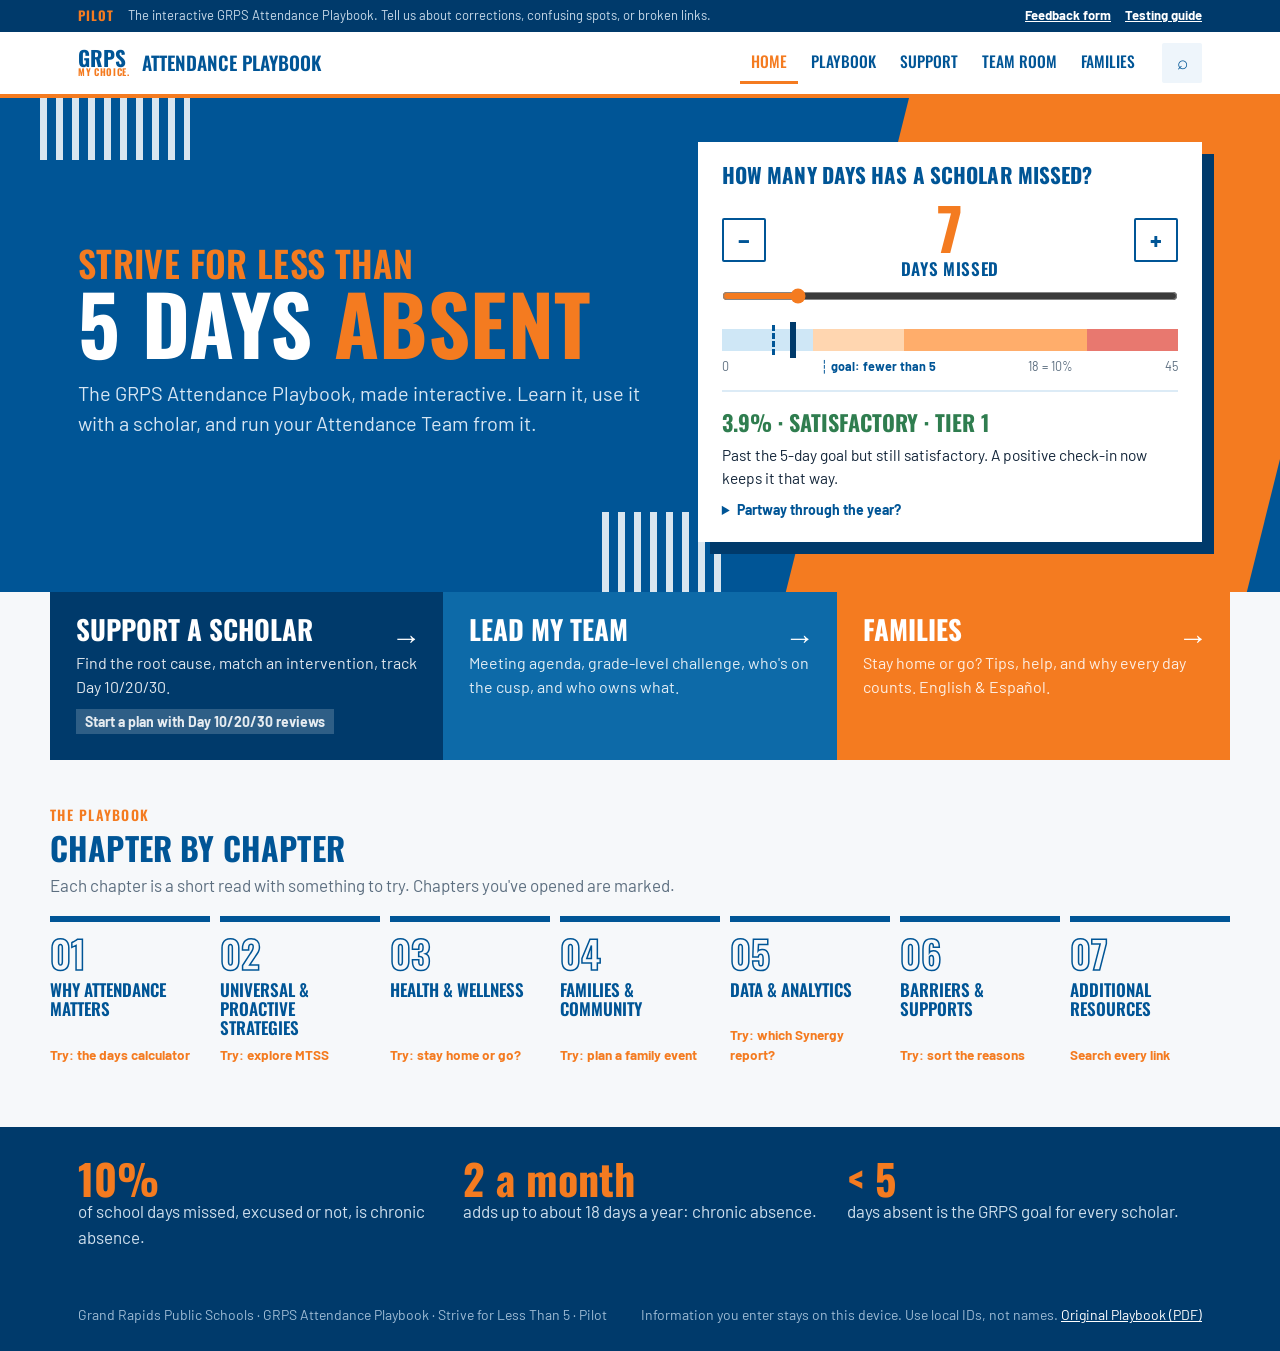
<file: index.html>
<!doctype html>
<html lang="en">
<head>
<meta charset="utf-8">
<meta name="viewport" content="width=device-width, initial-scale=1, viewport-fit=cover">
<title>GRPS Attendance Playbook | Strive for Less Than 5</title>
<meta name="description" content="The GRPS Attendance Playbook, made interactive: learn it chapter by chapter, support a scholar with a matched plan and Day 10/20/30 reviews, run your Attendance Team, and help families.">
<link rel="icon" href="favicon.png">
<link rel="preload" href="fonts/oswald-latin-700-normal.woff2" as="font" type="font/woff2" crossorigin>
<link rel="stylesheet" href="css/app.css">
</head>
<body>
<a class="skip" href="#main">Skip to content</a>
<div class="pilot no-print" role="note"><strong>PILOT</strong><span>The interactive GRPS Attendance Playbook. Tell us about corrections, confusing spots, or broken links.</span><a href="tools/Pilot_Feedback_Form.csv">Feedback form</a><a href="tools/Pilot_Testing_Guide.md">Testing guide</a></div>

<header class="top">
  <div class="top-in">
    <a class="brand" href="#home" aria-label="GRPS Attendance Playbook home"><span class="brand-mark">GRPS<small>MY CHOICE.</small></span><span class="brand-name">Attendance Playbook</span></a>
    <nav class="tabs" aria-label="Main">
      <a href="#home" data-tab="home"><span class="ico" aria-hidden="true">⌂</span>Home</a>
      <a href="#ch/1" data-tab="ch"><span class="ico" aria-hidden="true">▤</span>Playbook</a>
      <a href="#support" data-tab="support"><span class="ico" aria-hidden="true">✚</span>Support <span class="badge" id="dueBadge" hidden></span></a>
      <a href="#team" data-tab="team"><span class="ico" aria-hidden="true">✦</span>Team Room</a>
      <a href="#families" data-tab="families"><span class="ico" aria-hidden="true">♥</span>Families</a>
    </nav>
    <a class="icon-btn" href="#library" aria-label="Search the Playbook" title="Search">⌕</a>
  </div>
</header>

<main id="main" tabindex="-1">

<!-- HOME -->
<section class="view" id="view-home" aria-labelledby="homeTitle">
  <div class="hero">
    <div class="st1 stripes"></div><div class="st2 stripes"></div>
    <div class="wrap">
      <div>
        <h1 id="homeTitle"><small>Strive for less than</small>5 days <em>absent</em></h1>
        <p class="lead">The GRPS Attendance Playbook, made interactive. Learn it, use it with a scholar, and run your Attendance Team from it.</p>
      </div>
      <div class="counter" id="counter">
        <h2>How many days has a scholar missed?</h2>
        <div class="ctl"><button class="step" type="button" data-cstep="-1" aria-label="One fewer day">−</button><div class="num" aria-live="polite"><b id="cNum">7</b><span id="cUnit">days missed</span></div><button class="step" type="button" data-cstep="1" aria-label="One more day">+</button></div>
        <input type="range" id="cRange" min="0" max="45" value="7" aria-label="Days missed">
        <div class="track" id="cTrack" aria-hidden="true"></div>
        <div class="track-lab" id="cLab"></div>
        <div class="res" id="cRes" aria-live="polite"></div>
        <details><summary>Partway through the year?</summary><div class="enr"><label for="cEnr">School days so far</label><input class="input" id="cEnr" type="number" min="1" max="200" value="180"></div><p class="hint">Use the days the scholar has been enrolled. 180 = a full school year.</p></details>
      </div>
    </div>
  </div>
  <div class="wrap" style="padding:0"><div class="doors">
    <a class="door" href="#support"><b>Support a scholar</b><span>Find the root cause, match an intervention, track Day 10/20/30.</span><span class="cnt" id="doorPlans"></span></a>
    <a class="door" href="#team"><b>Lead my team</b><span>Meeting agenda, grade-level challenge, who's on the cusp, and who owns what.</span></a>
    <a class="door" href="#families"><b>Families</b><span>Stay home or go? Tips, help, and why every day counts. English &amp; Español.</span></a>
  </div></div>
  <div class="wrap home-ch">
    <p class="eyebrow">The Playbook</p>
    <h2>Chapter by chapter</h2>
    <p class="muted">Each chapter is a short read with something to try. Chapters you've opened are marked.</p>
    <div class="spine" id="spine"></div>
  </div>
  <div class="home-strip"><div class="wrap">
    <div><b>10%</b><span>of school days missed, excused or not, is chronic absence.</span></div>
    <div><b>2 a month</b><span>adds up to about 18 days a year: chronic absence.</span></div>
    <div><b>&lt; 5</b><span>days absent is the GRPS goal for every scholar.</span></div>
  </div></div>
</section>

<!-- CHAPTER -->
<section class="view" id="view-ch" aria-label="Playbook chapter">
  <div class="band" id="chBand"></div>
  <div class="wrap"><nav class="ch-nav" id="chNav" aria-label="Chapters"></nav>
    <div class="ch-layout"><nav class="toc" id="chToc" aria-label="In this chapter"></nav><div id="chBody"></div></div>
  </div>
</section>

<!-- SUPPORT: guided flow -->
<section class="view" id="view-support" aria-labelledby="supportTitle">
  <div class="band"><div class="stripes"></div><div class="wrap"><p class="eyebrow">Support a scholar</p><h1 id="supportTitle">Match the support to the reason</h1><p class="lead">One step at a time, ending in a matched plan you can save with Day 10/20/30 reviews.</p></div></div>
  <div class="wrap page">
    <nav class="sub-tabs"><a href="#support" aria-current="page">Guided support</a><a href="#cases">My plans</a><a href="#practice">Practice cases</a></nav>
    <div class="stepper" id="stepper" role="list"></div>
    <div class="flow">
      <div class="step-card" id="stepHost" tabindex="-1"></div>
      <aside class="summary-card" aria-label="Plan so far"><h3>So far</h3><dl id="flowSummary"></dl><p class="hint" style="margin-top:14px">Use a local ID or initials. Never enter scholar names.</p></aside>
    </div>
  </div>
</section>

<!-- PLANS (cases) -->
<section class="view" id="view-cases" aria-labelledby="casesTitle">
  <div class="band"><div class="stripes"></div><div class="wrap"><p class="eyebrow">Support a scholar</p><h1 id="casesTitle">My plans &amp; reviews</h1><p class="lead">Every active plan and its next Day 10/20/30 checkpoint. Saved on this device only.</p></div></div>
  <div class="wrap page">
    <nav class="sub-tabs"><a href="#support">Guided support</a><a href="#cases" aria-current="page">My plans</a><a href="#practice">Practice cases</a></nav>
    <div id="casesList">
      <div class="row no-print" style="margin:0 0 14px">
        <select class="input" id="caseFilter" style="max-width:220px" aria-label="Show plans"><option value="active">Active plans</option><option value="due">Due or overdue</option><option value="closed">Closed plans</option><option value="all">All plans</option></select>
        <input class="input" id="caseSearch" style="max-width:260px" placeholder="Search ID, need, owner" aria-label="Search plans">
        <a class="btn orange" href="#support" style="margin-left:auto">+ New plan</a>
      </div>
      <div id="caseRows"></div>
      <details class="drawer no-print" style="margin-top:22px"><summary>Move plans to another device</summary><div>
        <p class="muted small">Plans are saved only in this browser. Export a file and import it on another device. Exports contain only what you entered (local IDs, not names).</p>
        <div class="row"><button class="btn secondary small" id="exportJson" type="button">Export plans (file)</button><button class="btn secondary small" id="exportCsv" type="button">Export spreadsheet (CSV)</button>
        <label class="btn secondary small" for="importJson">Import plans</label><input id="importJson" type="file" accept=".json,application/json" class="sr"></div>
      </div></details>
    </div>
    <div id="caseDetail" hidden></div>
  </div>
</section>

<!-- PRACTICE -->
<section class="view" id="view-practice" aria-labelledby="pracTitle">
  <div class="band"><div class="stripes"></div><div class="wrap"><p class="eyebrow">Support a scholar</p><h1 id="pracTitle">Practice cases</h1><p class="lead">Make the call, then compare with the suggested team response.</p></div></div>
  <div class="wrap page">
    <nav class="sub-tabs"><a href="#support">Guided support</a><a href="#cases">My plans</a><a href="#practice" aria-current="page">Practice cases</a></nav>
    <div id="scenarioCards" style="border-top:2px solid var(--line)"></div>
    <div id="scenarioResult" tabindex="-1"></div>
    <div class="section"><h2>Action or intervention?</h2><p class="muted">An <b>action</b> is something staff did, like a call, letter or referral. An <b>intervention</b> is designed to change the reason for absence, and it is monitored.</p><div class="tbl" id="actionPairs"></div></div>
  </div>
</section>

<!-- TEAM ROOM -->
<section class="view" id="view-team" aria-labelledby="teamTitle">
  <div class="room"><div class="wrap">
    <div>
      <p class="eyebrow">Attendance Team meeting</p><h1 id="teamTitle" style="font-size:38px">Team Room</h1>
      <div class="timer" id="agTime" aria-live="off"></div>
      <div class="row" style="margin-top:12px"><button class="btn orange small" id="agGo" type="button">Start</button><button class="btn secondary small" id="agNext" type="button">Next item</button><button class="btn secondary small" id="agReset" type="button">Reset</button></div>
      <div class="agenda" id="agList"></div>
      <p class="hint" style="margin-top:10px">Agenda from the Strive for 5 Attendance Toolkit (Attendance Works). <a href="https://docs.google.com/document/d/1Lj5PQn7NOtlNpvXPDNYD_FQ0jGoF0FGdbzVRx7MP4pA/edit" target="_blank" rel="noopener" style="color:#fff">Blank agenda ↗</a></p>
    </div>
    <div>
      <p class="eyebrow">Strive for 5 grade-level challenge</p><h2>Who's leading this month?</h2>
      <div id="chal"></div>
      <div class="cusp" style="margin-top:26px"><p class="eyebrow">Plan reviews due this week</p><div id="teamDue"></div></div>
    </div>
  </div></div>
  <div class="wrap page">
    <p class="eyebrow">School data</p><h2>Load your attendance export</h2>
    <p class="muted">Synergy U-CHRON 027 works best. The file is read only in this browser. Nothing is uploaded or saved.</p>
    <div id="dataIntake">
      <div class="drop" id="dropZone">
        <p style="margin:0 0 10px"><strong>Drop a CSV file here</strong> or</p>
        <div class="row" style="justify-content:center"><label class="btn" for="csvFile">Choose a file</label><input id="csvFile" type="file" accept=".csv,text/csv,.txt" class="sr">
        <button class="btn secondary" id="pasteToggle" type="button">Paste data</button><button class="btn ghost" id="sampleData" type="button">Try sample data</button></div>
        <p class="hint">One row per scholar with an absence %, an attendance %, or days absent and days enrolled. A local ID and grade help.</p>
      </div>
      <div id="pasteBox" hidden style="margin-top:12px"><label class="field" for="pasteArea">Paste rows (with a header row)</label><textarea class="input" id="pasteArea" rows="6" placeholder="ID,Grade,Days Absent,Days Enrolled"></textarea><button class="btn" id="pasteGo" type="button" style="margin-top:8px">Use pasted data</button></div>
    </div>
    <div id="dataMap" hidden></div>
    <div id="dataDash" hidden></div>

    <div class="section"><p class="eyebrow">GRPS Attendance Support &amp; Escalation Framework · April 2026</p><h2>Who owns what, by tier</h2><div class="esc" id="escBox"></div>
      <div class="readmore"><a href="https://drive.google.com/file/d/1F-wNamt2IWeF1FkubeOC7-vZ2T1Elltc/view" target="_blank" rel="noopener">Framework one-sheet</a><a href="https://melatkins2-ops.github.io/grps-fss-kssn-integration-test/" target="_blank" rel="noopener">FSS + KSSN: how we work together</a><a href="#ch/6/team">Building an effective team (Playbook p. 34)</a></div></div>
    <div class="section"><p class="eyebrow">Ready to use</p><h2>Scripts, letters &amp; handouts</h2>
      <div class="readmore"><a href="https://drive.google.com/file/d/10csNmw6Jk6imqUhQyjwgJI5HV5RpfySD/view" target="_blank" rel="noopener">Phone call scripts</a><a href="https://drive.google.com/file/d/1ovJDrZJnd7O3kUrF7DcY9JrxiYoI54Gs/view" target="_blank" rel="noopener">Robocall script</a><a href="https://drive.google.com/file/d/1oChZkNGgm8356GYjHxZ44ZB22RiEEtVT/view" target="_blank" rel="noopener">Script for Tier II</a><a href="https://drive.google.com/file/d/1J2AaSOxpfirDoZHMWPt1J784af0fr3HY/view" target="_blank" rel="noopener">"Over 10 days or 5 in a row" letter</a><a href="https://drive.google.com/drive/folders/1oGadjP_ptnrLB5fbD7iIqitSX1Xfq1Ar" target="_blank" rel="noopener">GRPS break letters</a><a href="https://www.attendanceworks.org/resources/student-attendance-success-plans/" target="_blank" rel="noopener">Scholar success plans</a><a href="https://drive.google.com/file/d/1YjBbAqap5u7RN-4EayWhiVp9rwKQczzn/view" target="_blank" rel="noopener">K–5 tips handout</a><a href="https://drive.google.com/file/d/12YPW9UZ1AJrDj-0idnBp1cgqZRyikPTh/view" target="_blank" rel="noopener">6–12 tips handout</a><a href="tools/10_20_30_Day_Review_Template.csv">10/20/30 review template</a><a href="https://www.attendanceworks.org/resources/self-assessment/" target="_blank" rel="noopener">Self-assessments</a></div></div>
  </div>
</section>

<!-- FAMILIES -->
<section class="view" id="view-families" aria-label="For families"><div id="famBox"></div></section>

<!-- SEARCH (engine-driven; IDs required by js/engine.js and the QA runner) -->
<section class="view" id="view-library" aria-labelledby="libTitle">
  <div class="band"><div class="stripes"></div><div class="wrap"><p class="eyebrow">Search</p><h1 id="libTitle">Describe the situation</h1><p class="lead">Try "misses every Monday," "caregiver says absences are excused," or "no ride after a schedule change." You'll get what the guide understood, what to do now, and what to look into.</p></div></div>
  <div class="wrap page">
  <section id="resources">
    <div class="search-bar">
      <div class="q"><label class="field" for="q">Describe the need</label><input class="input" id="q" type="search" autocomplete="off" placeholder="e.g., scholar has missed 14% and the family's car broke down"></div>
      <div><label class="field" for="topic">Topic</label><select class="input" id="topic"><option value="">All topics</option></select></div>
      <div><label class="field" for="role">Role</label><select class="input" id="role"><option value="">All roles</option></select></div>
      <button class="btn secondary" id="reset" type="button">Clear</button>
    </div>
    <div class="chips" id="libChips" aria-label="Common needs"></div>
    <div id="pbHits"></div>
    <div id="meta" aria-live="polite"></div>
    <div id="resourceGrid"></div>
  </section>
  </div>
</section>

</main>

<div id="detail" role="dialog" aria-modal="true" aria-labelledby="detailTitle"><div class="detail-panel"><div class="spread"><div><span class="tag" id="detailTopic"></span><h2 id="detailTitle" style="margin-top:8px"></h2></div><button class="btn secondary small" id="closeDetail" type="button">Close</button></div><div id="detailBody"></div></div></div>
<div class="toast" id="toast" role="status" aria-live="polite"></div>
<footer class="site"><div class="wrap"><span>Grand Rapids Public Schools · GRPS Attendance Playbook · Strive for Less Than 5 · Pilot</span><span>Information you enter stays on this device. Use local IDs, not names. <a href="Strive_for_Less_Than_5_Playbook.pdf" target="_blank" rel="noopener">Original Playbook (PDF)</a></span></div></footer>

<script src="js/engine.js"></script>
<script src="js/playbook.js"></script>
<script src="js/app.js"></script>
</body>
</html>
</file>
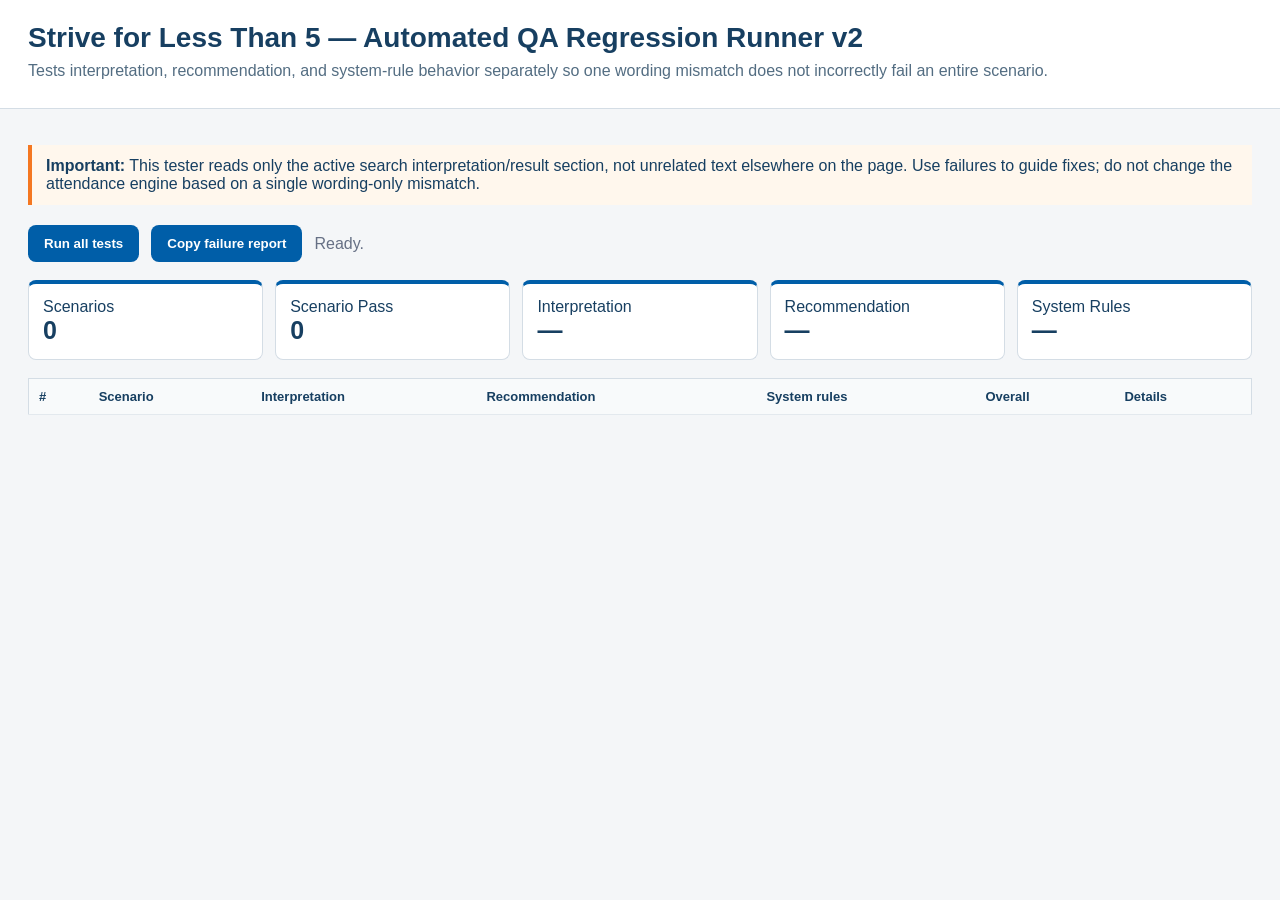
<file: attendance_qa.html>
<!doctype html><html lang="en"><head><meta charset="utf-8"><meta name="viewport" content="width=device-width,initial-scale=1"><title>Strive for Less Than 5 — QA Regression Runner</title><link rel="icon" href="favicon.png"><link rel="canonical" href="attendance_qa_v2.html"><script>location.replace('attendance_qa_v2.html'+location.search+location.hash)</script><meta http-equiv="refresh" content="0; url=attendance_qa_v2.html"></head><body><p>This runner was replaced by <a href="attendance_qa_v2.html">QA Regression Runner v2</a>, which reads only the active result and avoids false failures.</p></body></html>
</file>
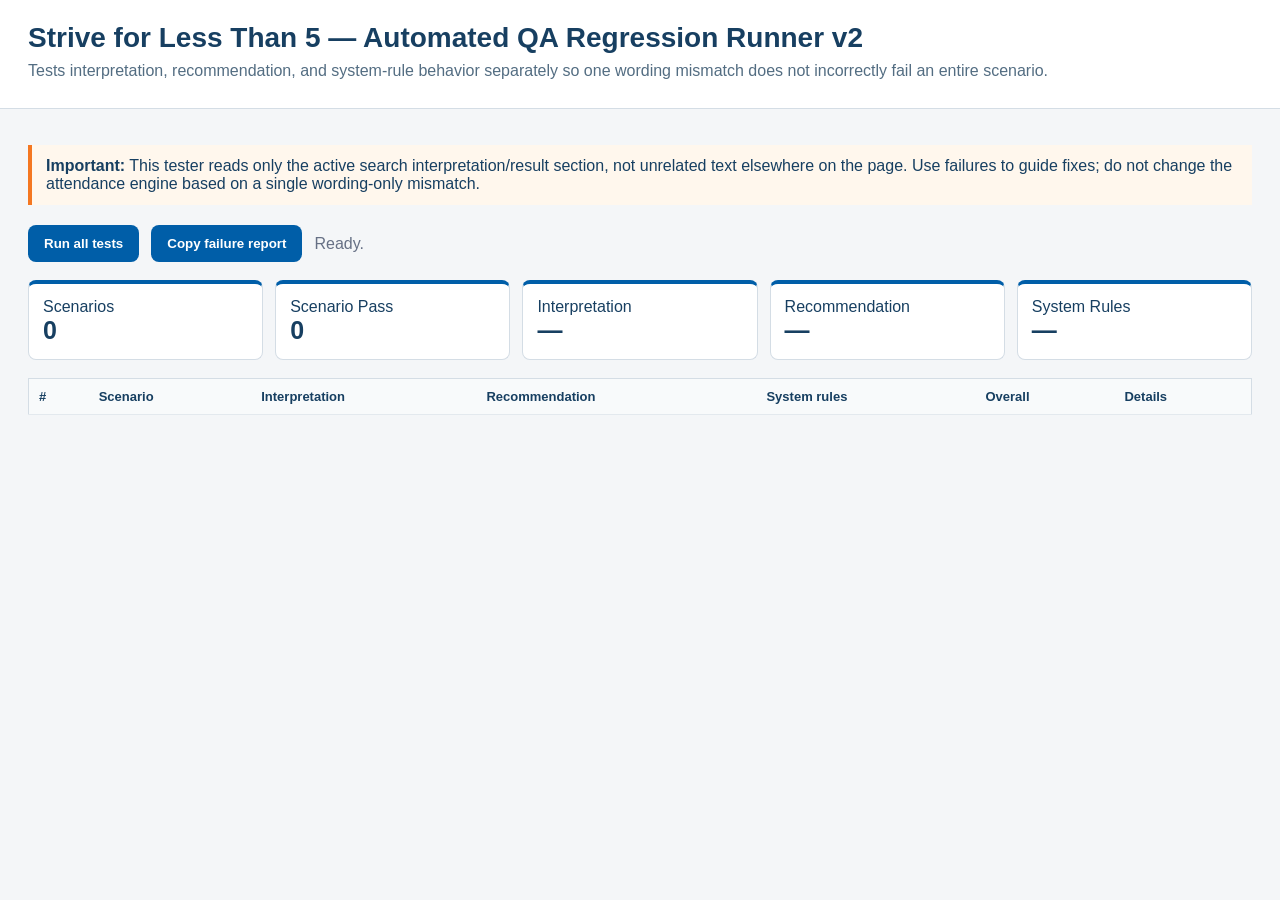
<file: attendance_qa_v2.html>
<!doctype html>
<html lang="en">
<head>
<meta charset="utf-8">
<meta name="viewport" content="width=device-width,initial-scale=1">
<title>Strive for Less Than 5 — QA Regression Runner v2</title>
<style>
body{font-family:Arial,Helvetica,sans-serif;margin:0;background:#f4f6f8;color:#173f61}
header{background:#fff;border-bottom:1px solid #d4dde5;padding:22px 28px}
h1{margin:0 0 8px;font-size:28px} p{margin:6px 0;color:#536d82}
main{padding:24px 28px;max-width:1600px;margin:auto}
.controls{display:flex;gap:12px;align-items:center;flex-wrap:wrap;margin-bottom:18px}
button{background:#005ea8;color:#fff;border:0;border-radius:8px;padding:11px 16px;font-weight:700;cursor:pointer}
.summary{display:grid;grid-template-columns:repeat(5,minmax(140px,1fr));gap:12px;margin:18px 0}
.kpi{background:white;border:1px solid #d4dde5;border-top:4px solid #005ea8;border-radius:8px;padding:14px}
.kpi strong{display:block;font-size:25px}
table{width:100%;border-collapse:collapse;background:white;border:1px solid #d4dde5}
th,td{padding:10px;border-bottom:1px solid #e3e9ee;text-align:left;vertical-align:top;font-size:13px}
th{background:#f8fafb;position:sticky;top:0;z-index:1}
.pass{color:#147a4b;font-weight:700}.fail{color:#b42318;font-weight:700}.warn{color:#b54708;font-weight:700}.muted{color:#667085}
.badge{display:inline-block;padding:2px 7px;border-radius:999px;background:#eef2f6;margin:2px 3px 2px 0;font-size:12px}
.note{background:#fff7ed;border-left:4px solid #f47721;padding:12px 14px;margin:12px 0 20px}
iframe{width:1px;height:1px;border:0;position:absolute;left:-9999px;top:-9999px}
pre{white-space:pre-wrap;font-size:11px;margin:0}
</style>
<link rel="icon" href="favicon.png"><style>@media(max-width:700px){[class*=kpi]{min-width:0}body *{max-width:100%}.kpis,div:has(>.kpi){grid-template-columns:repeat(2,minmax(0,1fr))!important}table{display:block;overflow-x:auto}}</style>
</head>
<body>
<header>
<h1>Strive for Less Than 5 — Automated QA Regression Runner v2</h1>
<p>Tests interpretation, recommendation, and system-rule behavior separately so one wording mismatch does not incorrectly fail an entire scenario.</p>
</header>
<main>
<div class="note"><strong>Important:</strong> This tester reads only the active search interpretation/result section, not unrelated text elsewhere on the page. Use failures to guide fixes; do not change the attendance engine based on a single wording-only mismatch.</div>
<div class="controls">
<button id="run">Run all tests</button>
<button id="copy">Copy failure report</button>
<span id="status" class="muted">Waiting to run.</span>
</div>
<div class="summary">
<div class="kpi"><span>Scenarios</span><strong id="total">0</strong></div>
<div class="kpi"><span>Scenario Pass</span><strong id="spass">0</strong></div>
<div class="kpi"><span>Interpretation</span><strong id="ipass">—</strong></div>
<div class="kpi"><span>Recommendation</span><strong id="rpass">—</strong></div>
<div class="kpi"><span>System Rules</span><strong id="ypass">—</strong></div>
</div>
<table>
<thead><tr><th>#</th><th>Scenario</th><th>Interpretation</th><th>Recommendation</th><th>System rules</th><th>Overall</th><th>Details</th></tr></thead>
<tbody id="rows"></tbody>
</table>
<iframe id="app" src="index.html#library"></iframe>
</main>
<script>
const tests=[
{q:"scholar has missed 6% of school and caregiver reports transportation problems",
 interp:{any:["Tier 1","6% absent"],all:["transportation"]},
 rec:{must:["Transportation Problem-Solving"],forbid:["Work-School Schedule Problem-Solving"]},
 sys:{any:["All staff","Attendance Team"],forbid:["Tier 2 attendance concern","Tier 3 attendance concern"]}},
{q:"scholar has missed 9% of school and says they are anxious about coming to school",
 interp:{all:["Tier 1","9% absent","anxiety"],any:["Aversion","worry"]},
 rec:{must:["Predictable Re-entry + Check-In Plan","Behavioral Health Connection + School Support Plan"],forbid:["Possible Root Cause: Disengagement"]},
 sys:{any:["All staff","Attendance Team"]}},
{q:"scholar has missed 11% of school and caregiver says the absences are excused so they do not count",
 interp:{all:["Tier 2","11% absent"],any:["Misconception","excused absences"]},
 rec:{must:["Attendance Understanding + Goal Plan"],forbid:[]},
 sys:{all:["Building Attendance Team"],any:["10/20/30"]}},
{q:"scholar has missed 16% of school, caregiver says they are sick a lot, but scholar says they avoid school because they are being bullied",
 interp:{all:["Tier 2","16% absent"],any:["bullying","safety"]},
 rec:{must:["Individualized Safety Plan"],forbid:[]},
 sys:{all:["Building Attendance Team"],any:["10/20/30"]}},
{q:"scholar has missed 18% of school and says they stay home because they are failing classes and feel embarrassed to return",
 interp:{all:["Tier 2","18% absent"],any:["academic","avoidance","Aversion"]},
 rec:{must:["Academic Re-engagement + Targeted Support","Academic / Class Avoidance Response"],forbid:["Possible Root Cause: Disengagement"]},
 sys:{all:["Building Attendance Team"],any:["10/20/30"]}},
{q:"scholar has missed 23% of school and caregiver reports transportation problems",
 interp:{all:["Tier 3","23% absent","transportation"],any:["Barrier"]},
 rec:{must:["Transportation Problem-Solving","Attendance Success Plan"],forbid:["Work-School Schedule Problem-Solving"]},
 sys:{any:["FSS","Family Support Specialist"],all:["Attendance Team"],any2:["10/20/30"]}},
{q:"scholar has missed 24% of school and no one knows why",
 interp:{all:["Tier 3","24% absent"],any:["unknown","investigate","root cause"]},
 rec:{must:["Attendance Pattern Review + Root-Cause Inquiry","Caring Conversations / Early Outreach"],forbid:[]},
 sys:{any:["FSS","Family Support Specialist"],all:["Attendance Team"],any2:["10/20/30"]}},
{q:"scholar misses school every Monday",
 interp:{any:["pattern identified","attendance pattern"]},
 rec:{must:["Attendance Pattern Review + Root-Cause Inquiry","Synergy Attendance Analytics"],forbid:[]},
 sys:{}},
{q:"scholar misses first period several times a week",
 interp:{any:["pattern identified","class-specific","partial-day"]},
 rec:{must:["Attendance Pattern Review + Root-Cause Inquiry"],forbid:[]},
 sys:{}},
{q:"scholar leaves school early every Friday",
 interp:{any:["pattern identified","partial-day"]},
 rec:{must:["Attendance Pattern Review + Root-Cause Inquiry"],forbid:[]},
 sys:{}},
{q:"scholar skips math class but attends the rest of the day",
 interp:{any:["Class-specific attendance pattern","class-specific"]},
 rec:{must:["Class-Specific Attendance Pattern Inquiry"],forbid:[]},
 sys:{}},
{q:"scholar only misses school on test days",
 interp:{any:["Context-linked attendance pattern","Context-linked"]},
 rec:{must:["Context-Linked Attendance Pattern Inquiry"],forbid:[]},
 sys:{}},
{q:"scholar is absent whenever there is a substitute teacher",
 interp:{any:["Context-linked attendance pattern","Context-linked"]},
 rec:{must:["Context-Linked Attendance Pattern Inquiry"],forbid:[]},
 sys:{}},
{q:"scholar is absent after weekends with dad",
 interp:{any:["attendance pattern","pattern identified"]},
 rec:{must:["Attendance Pattern Review + Root-Cause Inquiry"],forbid:[]},
 sys:{}},
{q:"scholar says school is boring and misses 2 or 3 days every month",
 interp:{any:["Disengagement","belonging","motivation"]},
 rec:{must:["Relationship Mapping + Intentional Connection","Success Mentor / CICO"],forbid:[]},
 sys:{}},
{q:"scholar has no transportation to school three days a week",
 interp:{any:["Transportation","Barrier"]},
 rec:{must:["Transportation Problem-Solving"],forbid:["Work-School Schedule Problem-Solving"]},
 sys:{}},
{q:"scholar has missed 14% of school. The caregiver says they are having trouble getting the scholar to school because their car broke down and the bus route does not work with the caregiver's work schedule.",
 interp:{all:["Tier 2","14% absent"],any:["transportation","family logistics"]},
 rec:{must:["Transportation Problem-Solving","Attendance Success Plan"],forbid:["Work-School Schedule Problem-Solving"]},
 sys:{all:["Building Attendance Team"],any:["10/20/30"]}},
{q:"family was evicted",
 interp:{any:["Barrier","housing","basic needs"]},
 rec:{must:["Housing Stability / McKinney-Vento Coordination","Basic Needs / Housing Support"],forbid:[]},
 sys:{}},
{q:"scholar is sick a lot",
 interp:{any:["health","wellness"]},
 rec:{must:["School Health Assessment + Attendance Plan","Health & Attendance"],forbid:[]},
 sys:{}},
{q:"scholar keeps coming late",
 interp:{any:["Tardiness","partial-day"]},
 rec:{must:["Individualized Arrival Plan","Arrival Check-In"],forbid:[]},
 sys:{}},
{q:"scholar does not care about school",
 interp:{any:["Disengagement","belonging","motivation"]},
 rec:{must:["Relationship Mapping + Intentional Connection","Success Mentor / CICO"],forbid:[]},
 sys:{}},
{q:"scholar is failing classes",
 interp:{any:["Academic","class avoidance","Aversion"]},
 rec:{must:["Academic Re-engagement + Targeted Support"],forbid:[]},
 sys:{}},
{q:"mom says excused absences don't count",
 interp:{any:["Misconception","excused absences"]},
 rec:{must:["Attendance Understanding + Goal Plan"],forbid:[]},
 sys:{any:["action","intervention"]}},
{q:"parent keeps calling child in sick but child is not sick",
 interp:{any:["clarification","reason needs clarification","reported reason"]},
 rec:{must:["Caring Conversations / Early Outreach"],forbid:[]},
 sys:{}},
{q:"scholar says they hate school, is failing math, and has no ride two days a week",
 interp:{any:["Multiple attendance factors","transportation","academic"]},
 rec:{must:["Transportation Problem-Solving","Academic Re-engagement + Targeted Support","Attendance Success Plan"],forbid:[]},
 sys:{}}
];

const iframe=document.getElementById('app'); let ready=false;
iframe.addEventListener('load',()=>{ready=true;document.getElementById('status').textContent='Ready.';});

function getSearchScope(win){
  const doc=win.document;
  // Prefer the result region by locating the text that begins "Understood as:" or "Possible attendance pathway:"
  const all=[...doc.querySelectorAll('body *')];
  const marker=all.find(el=>{
    const txt=(el.textContent||'').trim();
    return /^(Understood as:|Possible attendance pathway:|Attendance pattern identified:|Class-specific attendance pattern identified|Context-linked attendance pattern identified)/i.test(txt);
  });
  let root=marker;
  if(marker){
    // climb to a section/container that also holds result cards
    for(let i=0;i<5 && root && root.parentElement;i++){
      const p=root.parentElement;
      if(p.querySelectorAll('button').length>=1 && /Open details/i.test(p.textContent||'')){root=p;break;}
      root=p;
    }
  }
  if(!root){
    root=doc.querySelector('#resourceResults, #results, .resource-results, .results') || doc.body;
  }
  const text=(root.innerText||root.textContent||'').replace(/\s+/g,' ').trim();
  return {root,text};
}
function setQuery(win,q){
  const input=win.document.getElementById('q')||win.document.querySelector('input[type="search"],input');
  if(!input) throw new Error('Search input not found');
  input.value=q;
  input.dispatchEvent(new win.Event('input',{bubbles:true}));
  if(typeof win.renderResources==='function') win.renderResources();
  input.dispatchEvent(new win.Event('change',{bubbles:true}));
  return getSearchScope(win);
}
function matchGroup(text,g){
  if(!g) return {pass:true,miss:[],hitForbidden:[]};
  const hay=text.toLowerCase();
  const miss=[];
  const hitForbidden=[];
  (g.all||[]).forEach(x=>{if(!hay.includes(x.toLowerCase())) miss.push(x)});
  if(g.any && !g.any.some(x=>hay.includes(x.toLowerCase()))) miss.push('one of: '+g.any.join(' | '));
  if(g.any2 && !g.any2.some(x=>hay.includes(x.toLowerCase()))) miss.push('one of: '+g.any2.join(' | '));
  (g.must||[]).forEach(x=>{if(!hay.includes(x.toLowerCase())) miss.push(x)});
  (g.forbid||[]).forEach(x=>{if(hay.includes(x.toLowerCase())) hitForbidden.push(x)});
  return {pass:miss.length===0&&hitForbidden.length===0,miss,hitForbidden};
}
function badge(ok){return `<span class="${ok?'pass':'fail'}">${ok?'PASS':'FAIL'}</span>`}
function detail(label,res){
  if(res.pass) return '';
  let s=`<strong>${label}</strong>: `;
  if(res.miss.length) s+=`Missing ${res.miss.join(', ')}. `;
  if(res.hitForbidden.length) s+=`Forbidden present ${res.hitForbidden.join(', ')}.`;
  return s;
}
async function runAll(){
  if(!ready){document.getElementById('status').textContent='Waiting for index.html…';return}
  const win=iframe.contentWindow, tbody=document.getElementById('rows');tbody.innerHTML='';
  let scenarioPass=0, ip=0,rp=0,yp=0,ic=0,rc=0,yc=0; window.failureReport=[];
  tests.forEach((t,i)=>{
    let scope,ir,rr,yr,err='';
    try{
      scope=setQuery(win,t.q);
      ir=matchGroup(scope.text,t.interp); rr=matchGroup(scope.text,t.rec); yr=matchGroup(scope.text,t.sys);
    }catch(e){err=e.message;ir=rr=yr={pass:false,miss:[err],hitForbidden:[]};scope={text:''}}
    ic++;rc++;yc++; if(ir.pass)ip++; if(rr.pass)rp++; if(yr.pass)yp++;
    const overall=ir.pass&&rr.pass&&yr.pass; if(overall)scenarioPass++;
    if(!overall) window.failureReport.push({scenario:t.q,interpretation:ir,recommendation:rr,systemRules:yr,observed:scope.text.slice(0,1200)});
    const tr=document.createElement('tr');
    tr.innerHTML=`<td>${i+1}</td><td>${t.q}</td><td>${badge(ir.pass)}</td><td>${badge(rr.pass)}</td><td>${badge(yr.pass)}</td><td>${badge(overall)}</td><td>${detail('Interpretation',ir)} ${detail('Recommendation',rr)} ${detail('System',yr)}</td>`;
    tbody.appendChild(tr);
  });
  document.getElementById('total').textContent=tests.length;
  document.getElementById('spass').textContent=`${scenarioPass}/${tests.length}`;
  document.getElementById('ipass').textContent=`${ip}/${ic}`;
  document.getElementById('rpass').textContent=`${rp}/${rc}`;
  document.getElementById('ypass').textContent=`${yp}/${yc}`;
  const fail=tests.length-scenarioPass;
  document.getElementById('status').textContent=fail?`${fail} scenario(s) need review.`:'All scenarios passed.';
  document.getElementById('status').className=fail?'fail':'pass';
}
document.getElementById('run').onclick=runAll;
document.getElementById('copy').onclick=async()=>{
 const txt=(window.failureReport||[]).length?JSON.stringify(window.failureReport,null,2):'No failures recorded.';
 await navigator.clipboard.writeText(txt); document.getElementById('status').textContent='Failure report copied.';
};
</script>
</body></html>
</file>
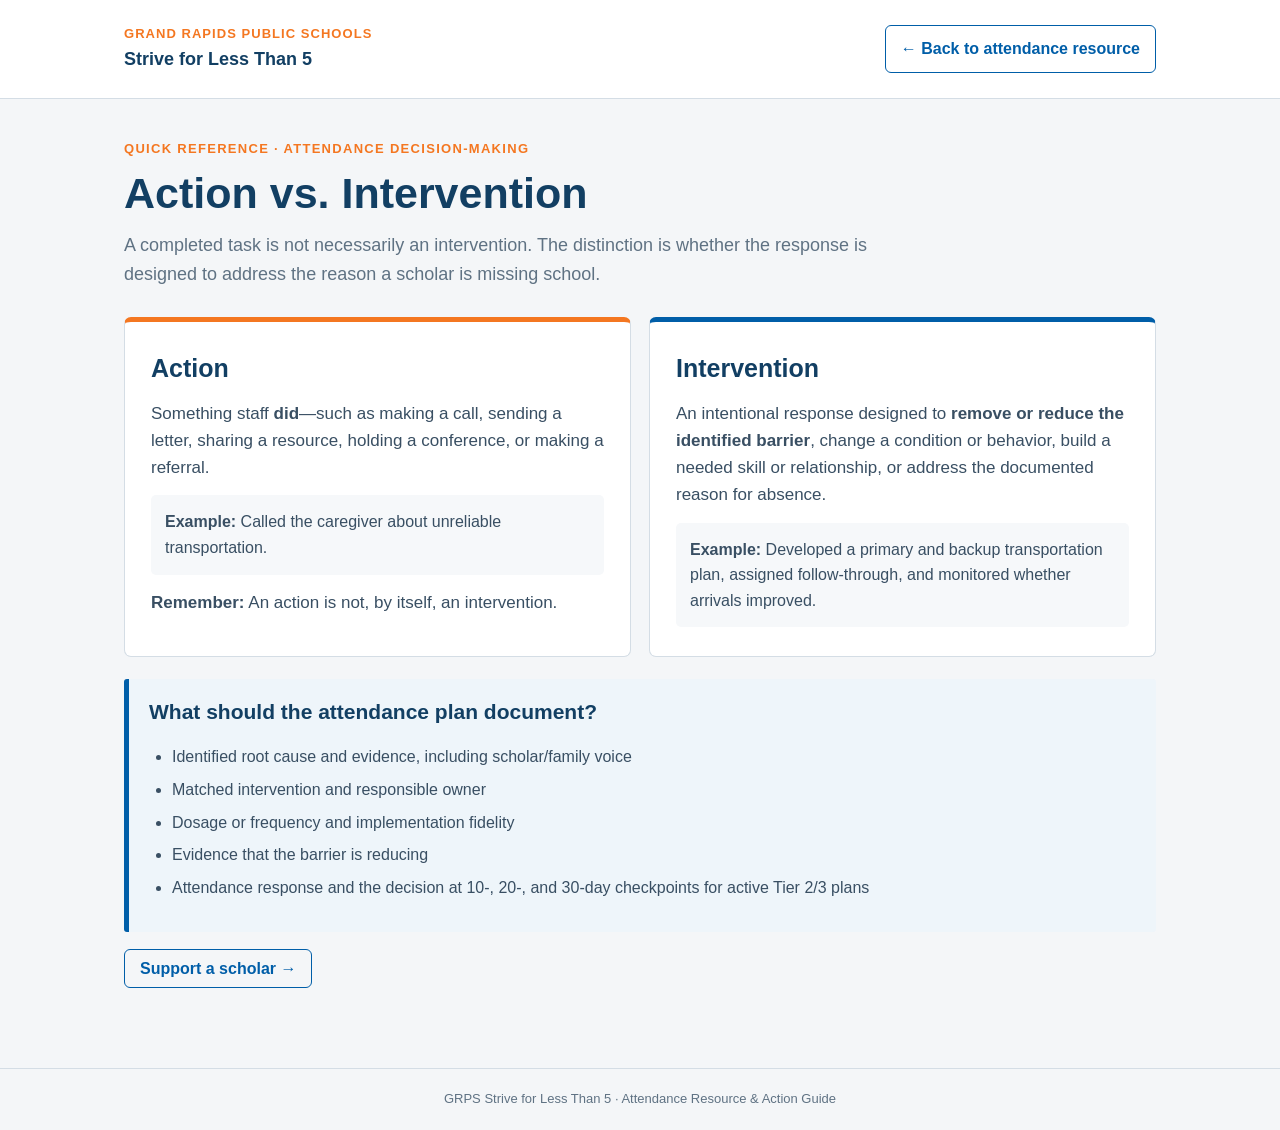
<file: tools/Action_vs_Intervention_Quick_Reference.html>
<!doctype html>
<html lang="en"><head><meta charset="utf-8"><meta name="viewport" content="width=device-width, initial-scale=1">
<title>Action vs. Intervention | GRPS Strive for Less Than 5</title>
<style>
:root{--navy:#123f63;--blue:#005ea8;--orange:#f47721;--ink:#394f63;--muted:#5f7283;--bg:#f4f6f8;--line:#d4dde5}
*{box-sizing:border-box}body{margin:0;background:var(--bg);font-family:Arial,Helvetica,sans-serif;color:var(--ink);line-height:1.6}
header{background:white;border-bottom:1px solid var(--line)}.wrap{max-width:1080px;margin:auto;padding:24px}
.brand{font-size:13px;font-weight:800;letter-spacing:.08em;color:var(--orange);text-transform:uppercase}
header .wrap{display:flex;align-items:center;justify-content:space-between;gap:16px;flex-wrap:wrap}
a.back{color:var(--blue);font-weight:800;text-decoration:none;border:1px solid var(--blue);border-radius:6px;padding:10px 15px}a.back:hover{background:#eef5fa}
main{max-width:1080px;margin:0 auto;padding:40px 24px 70px}
.eyebrow{font-size:13px;color:var(--orange);font-weight:800;letter-spacing:.1em;text-transform:uppercase}
h1{font-size:clamp(30px,4vw,43px);color:var(--navy);line-height:1.16;margin:10px 0 12px}
.lead{font-size:18px;color:var(--muted);max-width:760px;margin:0 0 28px}
.grid{display:grid;grid-template-columns:1fr 1fr;gap:18px}
.panel{background:white;border:1px solid var(--line);border-top:5px solid var(--blue);border-radius:7px;padding:26px}
.panel.action{border-top-color:var(--orange)}h2{color:var(--navy);font-size:25px;margin:0 0 12px}
.panel p{font-size:17px;margin:0 0 14px}.note{background:#eef5fa;border-left:5px solid var(--blue);padding:16px 20px;margin-top:22px;border-radius:3px}
.note strong{color:var(--navy)}h3{color:var(--navy);font-size:21px;margin:0 0 10px}
.example{font-size:16px;color:var(--ink);background:#f6f8fa;border-radius:5px;padding:14px}
ul{padding-left:23px}li{margin:7px 0}
footer{border-top:1px solid var(--line);color:var(--muted);font-size:13px;padding:20px 24px;text-align:center}
@media(max-width:720px){.grid{grid-template-columns:1fr}main{padding:25px 18px 45px}.panel{padding:20px}}
@media print{body{background:white}header .back{display:none}main{padding-top:15px}.panel{break-inside:avoid}}
</style></head><body>
<header><div class="wrap"><div><div class="brand">Grand Rapids Public Schools</div><strong style="color:#123f63;font-size:18px">Strive for Less Than 5</strong></div><a class="back" href="../index.html#reference">← Back to attendance resource</a></div></header>
<main><div class="eyebrow">Quick reference · Attendance decision-making</div><h1>Action vs. Intervention</h1><p class="lead">A completed task is not necessarily an intervention. The distinction is whether the response is designed to address the reason a scholar is missing school.</p>
<div class="grid"><section class="panel action"><h2>Action</h2><p>Something staff <strong>did</strong>—such as making a call, sending a letter, sharing a resource, holding a conference, or making a referral.</p><div class="example"><strong>Example:</strong> Called the caregiver about unreliable transportation.</div><p style="margin-top:14px"><strong>Remember:</strong> An action is not, by itself, an intervention.</p></section>
<section class="panel"><h2>Intervention</h2><p>An intentional response designed to <strong>remove or reduce the identified barrier</strong>, change a condition or behavior, build a needed skill or relationship, or address the documented reason for absence.</p><div class="example"><strong>Example:</strong> Developed a primary and backup transportation plan, assigned follow-through, and monitored whether arrivals improved.</div></section></div>
<section class="note"><h3>What should the attendance plan document?</h3><ul><li>Identified root cause and evidence, including scholar/family voice</li><li>Matched intervention and responsible owner</li><li>Dosage or frequency and implementation fidelity</li><li>Evidence that the barrier is reducing</li><li>Attendance response and the decision at 10-, 20-, and 30-day checkpoints for active Tier 2/3 plans</li></ul></section>
<p style="margin-top:24px"><a class="back" href="../index.html#matcher">Support a scholar →</a></p></main>
<footer>GRPS Strive for Less Than 5 · Attendance Resource &amp; Action Guide</footer></body></html>
</file>
<file: css/app.css>
/* GRPS Attendance Playbook — interactive edition (Nov 2026)
   Visual language from the GRPS Attendance Playbook: GRPS blue, orange, angled panels, white stripes, condensed caps. */
@font-face{font-family:Oswald;font-weight:500;font-display:swap;src:url(../fonts/oswald-latin-500-normal.woff2) format("woff2")}
@font-face{font-family:Oswald;font-weight:600;font-display:swap;src:url(../fonts/oswald-latin-600-normal.woff2) format("woff2")}
@font-face{font-family:Oswald;font-weight:700;font-display:swap;src:url(../fonts/oswald-latin-700-normal.woff2) format("woff2")}
@font-face{font-family:Barlow;font-weight:400;font-display:swap;src:url(../fonts/barlow-latin-400-normal.woff2) format("woff2")}
@font-face{font-family:Barlow;font-weight:600;font-display:swap;src:url(../fonts/barlow-latin-600-normal.woff2) format("woff2")}
@font-face{font-family:Barlow;font-weight:700;font-display:swap;src:url(../fonts/barlow-latin-700-normal.woff2) format("woff2")}
:root{
  --blue:#005596;--deep:#003a6b;--mid:#0d6aa8;--sky:#4fa3dc;--ice:#dcebf6;--ice2:#eef5fb;
  --orange:#f47b20;--orange-d:#c85a0c;--peach:#fff2e7;--ink:#14263a;--muted:#5d6f80;--line:#d9e3ec;--paper:#f6f8fa;
  --t1:#2f7d4f;--t1-bg:#e6f3ec;--t2:#b85a00;--t2-bg:#fff0de;--t3:#b3261e;--t3-bg:#fbe6e4;
  --navy:var(--deep);--gold:var(--orange);--bg:var(--paper);
  --head:Oswald,"Arial Narrow",Arial,sans-serif;
}
*{box-sizing:border-box}
html{scroll-behavior:smooth}
body{margin:0;font-family:Barlow,system-ui,-apple-system,"Segoe UI",Roboto,Arial,sans-serif;color:var(--ink);background:var(--paper);font-size:17px;line-height:1.5;padding-bottom:76px;overflow-x:hidden}
@media(min-width:900px){body{padding-bottom:0}}
a{color:var(--blue)}
button,input,select,textarea{font:inherit}
button{cursor:pointer}
:focus-visible{outline:3px solid var(--orange);outline-offset:2px}
.skip{position:absolute;left:-999px}.skip:focus{left:12px;top:12px;z-index:200;background:#fff;padding:8px 12px}
.sr{position:absolute;width:1px;height:1px;overflow:hidden;clip:rect(0 0 0 0)}
.os,h1,h2,h3,.eyebrow{font-family:var(--head)}
h1,h2,h3{text-transform:uppercase;letter-spacing:.005em;color:var(--blue);margin:0 0 8px;line-height:1.05}
h1{font-size:clamp(34px,5vw,56px);font-weight:700}
h2{font-size:clamp(24px,3vw,32px);font-weight:700}
h3{font-size:20px;font-weight:600}
h4{margin:0 0 4px;color:var(--blue)}
p{margin:0 0 12px}
.eyebrow{font-size:14px;font-weight:600;letter-spacing:.09em;color:var(--orange);text-transform:uppercase;margin:0 0 6px}
.lead{font-size:19px;color:var(--muted);max-width:760px}
.muted{color:var(--muted)}.small{font-size:14px}
.stripes{background:repeating-linear-gradient(90deg,rgba(255,255,255,.85) 0 7px,transparent 7px 16px);pointer-events:none}
.wrap{max-width:1180px;margin:0 auto;padding:0 28px}
@media(max-width:700px){.wrap{padding:0 18px}}
.row{display:flex;gap:10px;flex-wrap:wrap;align-items:center}
.spread{display:flex;gap:12px;justify-content:space-between;align-items:flex-start;flex-wrap:wrap}
.grid{display:grid;gap:14px}.g2{grid-template-columns:repeat(auto-fit,minmax(280px,1fr))}.g3{grid-template-columns:repeat(auto-fit,minmax(230px,1fr))}.g4{grid-template-columns:repeat(auto-fit,minmax(180px,1fr))}
.section{margin:34px 0}

/* pilot strip + header */
.pilot{display:flex;flex-wrap:wrap;gap:6px 14px;align-items:center;background:var(--deep);color:#c9dbea;padding:6px max(18px,calc((100% - 1180px)/2 + 28px));font-size:13px}
.pilot strong{color:var(--orange);font-family:var(--head);letter-spacing:.08em}
.pilot span{flex:1;min-width:200px}.pilot a{color:#fff;font-weight:700}
.top{position:sticky;top:0;z-index:50;background:#fff;border-bottom:4px solid var(--orange)}
.top-in{max-width:1180px;margin:auto;display:flex;align-items:center;gap:16px;padding:10px 28px}
@media(max-width:700px){.top-in{padding:9px 16px}}
.brand{display:flex;align-items:center;gap:12px;text-decoration:none;margin-right:auto}
.brand-mark{font-family:var(--head);font-weight:700;color:var(--blue);font-size:21px;line-height:.95}
.brand-mark small{display:block;font-size:9.5px;color:var(--orange);letter-spacing:.07em}
.brand-name{font-family:var(--head);font-weight:600;color:var(--blue);font-size:19px;text-transform:uppercase;white-space:nowrap}
.tabs{display:flex;gap:2px}
.tabs a{display:flex;align-items:center;gap:6px;text-decoration:none;color:var(--blue);font-family:var(--head);font-weight:500;text-transform:uppercase;font-size:15.5px;padding:8px 11px;white-space:nowrap;border-bottom:3px solid transparent}
.tabs a[aria-current="page"]{color:var(--orange);border-bottom-color:var(--orange)}
.tabs a:hover{color:var(--orange)}
.tabs .ico{display:none}
.badge{background:var(--orange);color:#fff;border-radius:999px;font-size:11px;padding:1px 6px;font-family:Barlow;font-weight:700}
.icon-btn{border:0;background:var(--ice2);color:var(--blue);width:40px;height:40px;display:grid;place-items:center;font-size:19px;border-radius:2px;text-decoration:none}
.icon-btn:hover{background:var(--ice)}
@media(max-width:899px){
  .tabs{position:fixed;left:0;right:0;bottom:0;z-index:60;background:#fff;border-top:3px solid var(--orange);justify-content:space-around;padding:4px 2px calc(4px + env(safe-area-inset-bottom));box-shadow:0 -6px 20px rgba(0,58,107,.08)}
  .tabs a{flex-direction:column;gap:0;font-size:11.5px;padding:5px 2px;min-width:58px;border:0;position:relative}
  .tabs .ico{display:block;font-size:19px;line-height:1.2;font-family:Barlow}
  .tabs .badge{position:absolute;top:0;right:6px}
  .brand-name{font-size:16px}
}

/* layout + views */
main{min-height:60vh}
.view{display:none;animation:fade .2s ease}
.view.active{display:block}
@keyframes fade{from{opacity:.5}to{opacity:1}}

/* full-width blue band header used by inner views */
.band{background:var(--blue);color:#fff;position:relative;overflow:hidden}
.band .wrap{position:relative;z-index:1;padding-top:30px;padding-bottom:30px}
.band .stripes{position:absolute;right:46px;top:0;width:150px;height:100%;opacity:.9}
.band h1{color:#fff;margin:4px 0 6px}
.band .lead{color:#cfe0ee;margin:0}
.band.orange{background:var(--orange)}.band.orange .eyebrow{color:#fff}.band.orange .lead{color:#fff6ee}
.band.deep{background:var(--deep)}
@media(max-width:700px){.band .stripes{width:70px;right:14px;opacity:.5}.band .wrap{padding-top:22px;padding-bottom:22px}}
.page{padding-top:26px;padding-bottom:50px}

/* buttons */
.btn{display:inline-flex;align-items:center;justify-content:center;gap:6px;border:2px solid var(--blue);background:var(--blue);color:#fff;border-radius:2px;padding:10px 16px;font-family:var(--head);font-weight:600;text-transform:uppercase;letter-spacing:.02em;font-size:16px;text-decoration:none;min-height:44px}
.btn:hover{background:var(--deep);border-color:var(--deep)}
.btn.orange{background:var(--orange);border-color:var(--orange)}.btn.orange:hover{background:var(--orange-d);border-color:var(--orange-d)}
.btn.secondary{background:#fff;color:var(--blue)}.btn.secondary:hover{background:var(--ice2)}
.btn.ghost{background:transparent;border-color:transparent;color:var(--blue)}
.btn.small{min-height:34px;padding:5px 11px;font-size:14px}
.btn.big{font-size:19px;padding:13px 22px}
.btn[disabled]{opacity:.45;cursor:not-allowed}
.link-btn{background:none;border:0;color:var(--blue);font-weight:700;padding:0;text-decoration:underline}

/* forms */
label.field,.field{display:block;font-weight:700;color:var(--blue);margin:0 0 6px}
.input,select.input,textarea.input{width:100%;border:2px solid #c5d4e1;border-radius:2px;padding:10px 12px;background:#fff;color:var(--ink);min-height:46px}
.input:focus{border-color:var(--blue);outline:none;box-shadow:0 0 0 3px rgba(0,85,150,.15)}
textarea.input{min-height:84px;resize:vertical}
.hint{font-size:14px;color:var(--muted);margin:6px 0 0}
.seg{display:flex;flex-wrap:wrap;gap:6px}
.seg label{border:2px solid var(--line);padding:7px 12px;font-size:15px;font-weight:600;background:#fff;cursor:pointer;border-radius:2px}
.seg input{position:absolute;opacity:0}
.seg label:has(input:checked){border-color:var(--blue);background:var(--ice);color:var(--blue)}

/* tier / level pills */
.tier{display:inline-flex;align-items:center;gap:6px;font-weight:700;padding:3px 10px;font-size:14px;white-space:nowrap;border-radius:2px}
.tier.t1{background:var(--t1-bg);color:var(--t1)}.tier.t2{background:var(--t2-bg);color:var(--t2)}.tier.t3{background:var(--t3-bg);color:var(--t3)}.tier.goal{background:var(--ice);color:var(--blue)}
.status{font-size:12.5px;font-weight:700;padding:3px 9px;white-space:nowrap;border-radius:2px}
.status.overdue{background:var(--t3-bg);color:var(--t3)}.status.soon{background:var(--t2-bg);color:var(--t2)}.status.later{background:#eef2f5;color:var(--muted)}.status.done{background:var(--t1-bg);color:var(--t1)}

/* ===== HOME ===== */
.hero{position:relative;background:var(--blue);color:#fff;overflow:hidden}
.hero:after{content:"";position:absolute;right:-90px;top:0;bottom:0;width:36%;background:var(--orange);transform:skewX(-14deg);transform-origin:top}
.hero .wrap{position:relative;z-index:1;padding-top:44px;padding-bottom:50px;display:grid;grid-template-columns:1.15fr 1fr;gap:40px;align-items:center}
.hero .st1{position:absolute;left:max(18px,calc((100% - 1180px)/2 - 10px));top:0;width:150px;height:62px;z-index:1}
.hero .st2{position:absolute;left:47%;bottom:0;width:120px;height:80px;z-index:1}
.hero h1{color:#fff;font-size:clamp(48px,6.4vw,88px);line-height:.93;margin:0}
.hero h1 small{display:block;color:var(--orange);font-size:.44em;font-weight:600;letter-spacing:.01em;margin-bottom:4px}
.hero h1 em{font-style:normal;color:var(--orange)}
.hero .lead{color:#d6e6f3;margin:18px 0 0;font-size:20px}
@media(max-width:860px){.hero:after{width:26%;right:-140px}.hero .wrap{grid-template-columns:1fr;gap:26px;padding-top:30px;padding-bottom:34px}.hero .st1,.hero .st2{display:none}}

.counter{background:#fff;color:var(--ink);padding:22px 24px;box-shadow:12px 12px 0 var(--deep)}
.counter h2{font-size:21px;margin-bottom:12px}
.counter .ctl{display:grid;grid-template-columns:auto 1fr auto;gap:12px;align-items:center}
.counter .step{width:44px;height:44px;border:2px solid var(--blue);background:#fff;color:var(--blue);font-size:24px;font-weight:700;border-radius:2px;line-height:1}
.counter .step:hover{background:var(--ice2)}
.counter .num{text-align:center}
.counter .num b{display:block;font-family:var(--head);font-size:58px;line-height:1;color:var(--orange)}
.counter .num span{font-family:var(--head);text-transform:uppercase;color:var(--blue);font-weight:600;letter-spacing:.04em}
.track{position:relative;height:22px;margin:18px 0 6px;display:flex}
.track i{display:block;height:100%}
.track .z1{background:#cfe7f6}.track .z2{background:#ffd6b0}.track .z3{background:#ffad6b}.track .z4{background:#e8786f}
.track .mark{position:absolute;top:-7px;width:6px;height:36px;background:var(--deep);transition:left .2s;margin-left:-3px}
.track .goalpin{position:absolute;top:-4px;bottom:-4px;width:0;border-left:3px dashed var(--blue)}
.track-lab{display:flex;justify-content:space-between;font-size:12.5px;color:var(--muted)}
.counter input[type=range]{width:100%;accent-color:var(--orange);margin:6px 0 0}
.counter .res{margin-top:14px;padding-top:14px;border-top:2px solid var(--ice)}
.counter .res .lvl{font-family:var(--head);font-size:22px;text-transform:uppercase;font-weight:700}
.counter .res p{margin:4px 0 0;font-size:15.5px}
.counter details{margin-top:10px;font-size:14px}
.counter details summary{cursor:pointer;color:var(--blue);font-weight:700}
.counter .enr{display:flex;gap:8px;align-items:center;margin-top:8px}
.counter .enr .input{max-width:110px;min-height:38px;padding:6px 10px}

.doors{display:grid;grid-template-columns:repeat(3,1fr)}
.door{display:block;padding:24px 26px 26px;color:#fff;position:relative;text-decoration:none;min-height:130px;transition:filter .15s}
.door:hover{filter:brightness(1.08)}
.door:nth-child(1){background:var(--deep)}.door:nth-child(2){background:var(--mid)}.door:nth-child(3){background:var(--orange)}
.door b{display:block;font-family:var(--head);font-size:27px;text-transform:uppercase;line-height:1;padding-right:40px}
.door span{display:block;margin-top:8px;color:rgba(255,255,255,.88);font-size:16px}
.door:after{content:"→";position:absolute;right:22px;top:20px;font-family:var(--head);font-size:30px}
.door .cnt{display:inline-block;margin-top:10px;background:rgba(255,255,255,.18);padding:2px 9px;font-weight:700;font-size:14px}
@media(max-width:760px){.doors{grid-template-columns:1fr}.door{min-height:0}}
.home-ch{padding:44px 0 56px}
.spine{display:grid;grid-template-columns:repeat(7,1fr);gap:10px;margin-top:18px}
.sp{border-top:6px solid var(--blue);padding:12px 6px 6px 0;display:flex;flex-direction:column;text-decoration:none;min-height:140px}
.sp .n{font-family:var(--head);font-size:38px;font-weight:700;color:transparent;-webkit-text-stroke:1.5px var(--blue);line-height:1}
.sp b{font-family:var(--head);text-transform:uppercase;font-weight:600;color:var(--blue);font-size:17px;line-height:1.12;margin-top:8px}
.sp small{margin-top:auto;padding-top:8px;color:var(--orange);font-weight:700;font-size:13.5px}
.sp:hover b{color:var(--orange)}
.sp.done{border-color:var(--orange)}.sp.done .n{-webkit-text-stroke-color:var(--orange)}
@media(max-width:900px){.spine{grid-template-columns:repeat(2,1fr);gap:4px 16px}.sp{min-height:118px}}
.home-strip{background:var(--deep);color:#fff}
.home-strip .wrap{display:grid;grid-template-columns:repeat(3,1fr);gap:30px;padding-top:30px;padding-bottom:32px}
.home-strip b{display:block;font-family:var(--head);font-size:42px;color:var(--orange);line-height:1}
.home-strip span{color:#cfe0ee}
@media(max-width:760px){.home-strip .wrap{grid-template-columns:1fr;gap:16px}}

/* ===== CHAPTERS ===== */
.ch-nav{display:flex;gap:0;overflow-x:auto;border-bottom:2px solid var(--line);margin-bottom:10px;scrollbar-width:none}
.ch-nav::-webkit-scrollbar{display:none}
.ch-nav a{flex:none;padding:12px 14px 10px;text-decoration:none;font-family:var(--head);text-transform:uppercase;font-weight:500;color:var(--muted);border-bottom:4px solid transparent;margin-bottom:-2px;white-space:nowrap;font-size:15px}
.ch-nav a b{color:var(--blue);margin-right:6px}
.ch-nav a[aria-current="page"]{color:var(--blue);border-bottom-color:var(--orange)}
.ch-layout{display:grid;grid-template-columns:230px 1fr;gap:40px;align-items:start}
@media(max-width:900px){.ch-layout{grid-template-columns:1fr;gap:0}}
.toc{position:sticky;top:96px;font-size:15px}
.toc a{display:block;padding:7px 0 7px 12px;border-left:3px solid var(--line);color:var(--muted);text-decoration:none}
.toc a:hover{color:var(--blue);border-color:var(--sky)}
.toc .pg{font-size:12.5px;color:var(--orange);font-weight:700}
@media(max-width:900px){.toc{display:none}}
.sec{padding:26px 0 30px;border-bottom:2px solid var(--line);scroll-margin-top:96px}
.sec:last-child{border-bottom:0}
.sec .pgref{float:right;font-size:13px;font-weight:700;color:var(--orange);text-decoration:none;font-family:var(--head);letter-spacing:.05em;text-transform:uppercase;margin-left:12px}
.sec ul{padding-left:20px;margin:0 0 12px}.sec li{margin:3px 0}
.sec .cols2{display:grid;grid-template-columns:1fr 1fr;gap:24px}
@media(max-width:700px){.sec .cols2{grid-template-columns:1fr}}
.readmore{display:flex;flex-wrap:wrap;gap:8px;margin-top:14px}
.readmore a{display:inline-flex;align-items:center;gap:6px;border:2px solid var(--ice);background:#fff;padding:6px 11px;font-weight:700;font-size:14.5px;text-decoration:none;color:var(--blue);border-radius:2px}
.readmore a:before{content:"↗";color:var(--orange)}
.readmore a:hover{border-color:var(--blue)}
.ch-foot{display:flex;justify-content:space-between;gap:10px;margin-top:20px;padding-top:18px;border-top:4px solid var(--blue)}
.ch-foot a{text-decoration:none;font-family:var(--head);text-transform:uppercase;font-weight:600;color:var(--blue)}
.ch-foot small{display:block;color:var(--muted);font-family:Barlow;text-transform:none;font-weight:400}
.done-btn{margin-top:14px}

/* "Try it" block */
.try{background:#fff;border-left:6px solid var(--orange);padding:18px 20px;margin:16px 0;box-shadow:0 2px 0 var(--line)}
.try>.eyebrow:before{content:"▶ ";}
.try h3{margin-bottom:4px}
.big-table{width:100%;border-collapse:collapse;font-size:15.5px;background:#fff}
.big-table th{font-family:var(--head);text-transform:uppercase;font-weight:600;color:#fff;background:var(--blue);text-align:left;padding:10px 12px}
.big-table td{padding:10px 12px;border-bottom:1px solid var(--line);vertical-align:top}
.big-table tr.hit td{background:var(--peach);font-weight:700}
.tbl{overflow-x:auto}

/* ABCD root causes */
.abcd{display:grid;grid-template-columns:repeat(4,1fr);gap:0}
.abcd button{text-align:left;border:0;padding:16px;color:#fff;min-height:118px;display:flex;flex-direction:column;gap:4px}
.abcd button:nth-child(1){background:var(--deep)}.abcd button:nth-child(2){background:var(--orange)}.abcd button:nth-child(3){background:var(--mid)}.abcd button:nth-child(4){background:#4b5d70}
.abcd b{font-family:var(--head);text-transform:uppercase;font-size:22px;line-height:1}
.abcd span{font-size:14.5px;opacity:.92}
.abcd button[aria-pressed="true"]{box-shadow:inset 0 -6px 0 rgba(255,255,255,.75)}
.abcd-more{background:#fff;padding:14px 16px;border:2px solid var(--ice);border-top:0}
@media(max-width:760px){.abcd{grid-template-columns:1fr 1fr}}

/* sorter */
.deck{display:flex;flex-wrap:wrap;gap:8px;margin:12px 0 16px;min-height:44px}
.chipx{background:#fff;border:2px solid var(--blue);padding:8px 13px;font-weight:700;color:var(--blue);border-radius:2px;box-shadow:3px 3px 0 var(--ice);cursor:grab;user-select:none}
.chipx[aria-pressed="true"]{border-color:var(--orange);color:var(--orange);transform:rotate(-2deg);box-shadow:5px 6px 0 rgba(244,123,32,.22)}
.bins{display:grid;grid-template-columns:repeat(4,1fr);gap:8px}
.bin{background:var(--ice2);min-height:170px;border-top:7px solid var(--blue);padding:12px;text-align:left;border-left:0;border-right:0;border-bottom:0;display:block;width:100%;color:var(--ink)}
.bin:nth-child(2){border-top-color:var(--orange)}.bin:nth-child(3){border-top-color:var(--mid)}.bin:nth-child(4){border-top-color:#4b5d70}
.bin h4{font-family:var(--head);text-transform:uppercase;font-size:20px;margin:0}
.bin p{font-size:13.5px;color:var(--muted);margin:0 0 8px}
.bin .it{background:#fff;padding:6px 9px;margin:5px 0;font-weight:600;font-size:14.5px;border-left:4px solid var(--t1)}
.bin .it.no{border-left-color:var(--t3);color:var(--t3)}
.bin.ready{outline:3px dashed var(--orange);outline-offset:-3px;background:var(--peach)}
.bin.drop{background:var(--peach)}
@media(max-width:760px){.bins{grid-template-columns:1fr 1fr}.bin{min-height:120px}}
.score{font-family:var(--head);text-transform:uppercase;color:var(--blue);font-weight:600}

/* option picker (reason -> interventions, synergy finder, MTSS) */
.picker{display:flex;flex-wrap:wrap;gap:6px;margin:10px 0}
.picker button{border:2px solid var(--blue);background:#fff;color:var(--blue);font-weight:700;padding:8px 13px;border-radius:2px}
.picker button[aria-pressed="true"]{background:var(--blue);color:#fff}
.answer{background:var(--deep);color:#fff;padding:18px 20px;display:grid;gap:16px;grid-template-columns:repeat(auto-fit,minmax(220px,1fr))}
.answer .eyebrow{color:var(--orange)}
.answer ul{margin:0;padding-left:18px}.answer p{margin:0}
.answer a{color:#fff}
.code{font-family:var(--head);font-size:30px;color:#fff;line-height:1}
.mtss{display:grid;grid-template-columns:150px 1fr;gap:0;background:#fff;border:2px solid var(--ice)}
.mtss .tiers{display:flex;flex-direction:column}
.mtss .tiers button{border:0;border-bottom:2px solid #fff;padding:14px;text-align:left;color:#fff;font-family:var(--head);text-transform:uppercase;font-size:19px;line-height:1.1;flex:1}
.mtss .tiers button small{display:block;font-family:Barlow;text-transform:none;font-size:13px;opacity:.9}
.mtss .tiers button:nth-child(1){background:#b3261e}.mtss .tiers button:nth-child(2){background:var(--orange)}.mtss .tiers button:nth-child(3){background:var(--blue)}
.mtss .tiers button[aria-pressed="false"]{filter:saturate(.35) brightness(1.25)}
.mtss .body{padding:16px 18px}
.mtss .body .grid{grid-template-columns:repeat(auto-fit,minmax(170px,1fr))}
.mtss .body h4{font-family:var(--head);text-transform:uppercase;font-size:16px;border-bottom:3px solid var(--orange);padding-bottom:4px}
.mtss .body ul{padding-left:18px;margin:6px 0 0;font-size:15px}
@media(max-width:700px){.mtss{grid-template-columns:1fr}.mtss .tiers{flex-direction:row}.mtss .tiers button{font-size:15px;padding:10px}}
.quiz-q{background:#fff;border:2px solid var(--ice);padding:14px 16px;margin:8px 0}
.quiz-q p{font-weight:700;margin:0 0 8px}
.quiz-q .fb{margin-top:8px;font-size:15px}
.quiz-q .fb.ok{color:var(--t1)}.quiz-q .fb.no{color:var(--t3)}
.steps4{counter-reset:s;display:grid;grid-template-columns:repeat(4,1fr);gap:16px}
.steps4>div{border-top:6px solid var(--blue);padding-top:10px}
.steps4>div:before{counter-increment:s;content:counter(s);font-family:var(--head);font-size:40px;color:var(--orange);line-height:1;display:block}
.steps4 b{display:block;font-family:var(--head);text-transform:uppercase;color:var(--blue);font-size:18px;line-height:1.15;margin:4px 0 6px}
.steps4 ul{padding-left:18px;font-size:15px;margin:0}
@media(max-width:860px){.steps4{grid-template-columns:1fr 1fr}}
@media(max-width:520px){.steps4{grid-template-columns:1fr}}
.five{display:grid;grid-template-columns:repeat(5,1fr);gap:0}
.five button{border:0;background:#fff;border-top:6px solid var(--ice);padding:12px 12px 14px;text-align:left;color:var(--ink);min-height:110px}
.five button b{display:block;font-family:var(--head);font-size:30px;color:var(--orange);line-height:1}
.five button span{font-family:var(--head);text-transform:uppercase;color:var(--blue);font-weight:600;line-height:1.1;display:block;margin-top:4px}
.five button[aria-pressed="true"]{border-top-color:var(--orange);background:var(--peach)}
.five-body{background:#fff;padding:16px 18px;border-top:2px solid var(--peach)}
@media(max-width:760px){.five{grid-template-columns:1fr 1fr}}

/* ===== FAMILIES ===== */
.fam{display:grid;grid-template-columns:1fr 1.1fr;min-height:560px}
.fam .l{background:var(--orange);color:#fff;padding:40px 38px;position:relative;overflow:hidden}
.fam .l .stripes{position:absolute;right:28px;bottom:0;width:120px;height:140px}
.fam .l h1{color:#fff;font-size:clamp(38px,4.6vw,58px);line-height:.95}
.fam .l .eyebrow{color:#fff}
.fam .l p{font-size:19px;max-width:440px}
.fam .r{padding:34px 40px;background:#fff}
@media(max-width:860px){.fam{grid-template-columns:1fr}.fam .l{padding:26px 18px}.fam .r{padding:22px 18px}}
.sym{display:grid;grid-template-columns:1fr 1fr;gap:8px}
.sym label{display:flex;gap:10px;align-items:center;border:2px solid var(--ice);padding:11px 13px;font-weight:600;cursor:pointer;border-radius:2px}
.sym input{width:20px;height:20px;accent-color:var(--blue);flex:none}
.sym label:has(input:checked){border-color:var(--blue);background:var(--ice2)}
@media(max-width:560px){.sym{grid-template-columns:1fr}}
.verdict{margin-top:18px;display:grid;grid-template-columns:auto 1fr;gap:16px;align-items:center;background:var(--deep);color:#fff;padding:18px 20px}
.verdict b{font-family:var(--head);font-size:30px;color:var(--orange);line-height:1;text-transform:uppercase;max-width:190px}
.verdict.stay b{color:#ffb3a8}
.verdict p{margin:0}
.lang{display:flex;border:2px solid var(--blue);border-radius:2px;overflow:hidden}
.lang button{border:0;background:#fff;color:var(--blue);font-family:var(--head);font-weight:600;padding:5px 10px}
.lang button[aria-pressed="true"]{background:var(--blue);color:#fff}
.fam-more{display:grid;grid-template-columns:repeat(3,1fr);gap:24px;padding:34px 0 46px}
.fam-more h3{border-top:5px solid var(--orange);padding-top:10px}
@media(max-width:760px){.fam-more{grid-template-columns:1fr}}
.math{display:flex;align-items:center;gap:14px;flex-wrap:wrap;font-family:var(--head);text-transform:uppercase;color:var(--blue);font-size:24px;margin:8px 0}
.math b{font-size:44px;color:var(--orange)}

/* ===== TEAM ROOM ===== */
.room{background:var(--deep);color:#fff}
.room .wrap{display:grid;grid-template-columns:330px 1fr;gap:38px;padding-top:28px;padding-bottom:34px}
@media(max-width:900px){.room .wrap{grid-template-columns:1fr;gap:24px}}
.room h1,.room h2,.room h3{color:#fff}
.room .eyebrow{color:var(--orange)}
.timer{font-family:var(--head);font-size:72px;line-height:1;font-weight:700}
.timer small{font-size:18px;color:#8fb6d6;font-weight:500;text-transform:uppercase}
.agenda{margin-top:16px}
.agenda button{display:grid;grid-template-columns:58px 1fr;gap:10px;width:100%;text-align:left;background:none;border:0;border-top:1px solid rgba(255,255,255,.16);padding:11px 0;color:#9dbbd4;font-size:15.5px}
.agenda button b{font-family:var(--head);color:#9dbbd4;font-size:16px}
.agenda button.on{color:#fff}.agenda button.on b{color:var(--orange)}
.agenda button.dn{opacity:.55;text-decoration:line-through}
.agenda button small{display:block;font-size:13.5px;color:#8fb6d6;text-decoration:none}
.room .btn.secondary{background:transparent;color:#fff;border-color:rgba(255,255,255,.5)}
.room .btn.secondary:hover{background:rgba(255,255,255,.08)}
.lb-row{display:grid;grid-template-columns:64px 1fr 64px;gap:12px;align-items:center;margin:8px 0}
.lb-row .gr{font-family:var(--head);font-size:21px}
.lb-row .bar{height:30px;background:rgba(255,255,255,.08);position:relative}
.lb-row .bar i{position:absolute;left:0;top:0;bottom:0;background:var(--sky)}
.lb-row.top1 .bar i{background:var(--orange)}
.lb-row.top1 .gr:after{content:" ★";color:var(--orange);font-size:15px}
.lb-row .v{font-family:var(--head);font-size:21px;text-align:right}
.cusp{margin-top:20px;border-top:3px solid var(--orange);padding-top:10px}
.cusp div{display:flex;justify-content:space-between;gap:10px;padding:8px 0;border-bottom:1px solid rgba(255,255,255,.12);font-size:15.5px}
.cusp em{font-style:normal;color:var(--orange);font-weight:700}
.room-empty{border:2px dashed rgba(255,255,255,.3);padding:22px;color:#cfe0ee}
.room .drop{background:rgba(255,255,255,.06);border:2px dashed rgba(255,255,255,.35);padding:20px;text-align:center}
.room .drop.over{border-color:var(--orange);background:rgba(244,123,32,.12)}
.room .hint{color:#9dbbd4}
.room .input{background:#fff}
.esc{display:grid;grid-template-columns:repeat(3,1fr);gap:0}
.esc>div{padding:18px 18px 20px;color:#fff}
.esc>div:nth-child(1){background:var(--blue)}.esc>div:nth-child(2){background:var(--orange)}.esc>div:nth-child(3){background:#b3261e}
.esc h3{color:#fff;font-size:22px;margin:0}
.esc .band2{font-family:var(--head);font-size:15px;opacity:.9;letter-spacing:.04em}
.esc ul{padding-left:18px;margin:10px 0;font-size:15px}
.esc .own{font-weight:700;margin-top:6px}
.esc .trig{margin-top:10px;background:rgba(0,0,0,.18);padding:6px 10px;font-size:14px;font-weight:700}
@media(max-width:860px){.esc{grid-template-columns:1fr}}

/* data dashboard (Team Room, light section) */
.kpis{display:grid;grid-template-columns:repeat(4,1fr);gap:0;margin:16px 0}
.kpi{padding:12px 14px;border-top:5px solid var(--blue);background:#fff}
.kpi b{display:block;font-family:var(--head);font-size:34px;line-height:1.05;color:var(--blue)}
.kpi span{font-size:14px;color:var(--muted)}
.kpi.k3 b{color:var(--t3)}.kpi.k1 b{color:var(--t1)}
@media(max-width:760px){.kpis{grid-template-columns:1fr 1fr}}
.stack{display:flex;height:26px;overflow:hidden;background:#eee}
.stack i{display:block;height:100%}
.legend{display:flex;gap:14px;flex-wrap:wrap;font-size:13.5px;color:var(--muted);margin:8px 0}
.legend i{display:inline-block;width:11px;height:11px;margin-right:5px;vertical-align:-1px}
.bars{display:grid;gap:7px}
.bar-row{display:grid;grid-template-columns:110px 1fr 54px;gap:10px;align-items:center;font-size:15px}
.bar-row .track{height:18px;background:#e9eef3;overflow:hidden;display:flex;margin:0}
.bar-row .track i{display:block;height:100%}
.table-wrap{overflow:auto;border:2px solid var(--line);background:#fff;max-height:520px}
table.data{width:100%;border-collapse:collapse;font-size:15px}
table.data th,table.data td{padding:9px 12px;border-bottom:1px solid #e8eef3;text-align:left;white-space:nowrap}
table.data th{position:sticky;top:0;background:var(--ice2);color:var(--blue);font-weight:700;cursor:pointer}
table.data tr:hover td{background:#fbfdff}
.map-grid{display:grid;gap:10px;grid-template-columns:repeat(auto-fit,minmax(200px,1fr))}
.drop{border:2px dashed #b9c7d3;padding:22px;text-align:center;background:#fff}
.drop.over{border-color:var(--orange);background:var(--peach)}

/* ===== SUPPORT FLOW ===== */
.stepper{display:flex;gap:0;margin:0 0 18px;flex-wrap:wrap}
.stepper button{flex:1;min-width:90px;border:0;background:var(--ice);color:var(--blue);padding:9px 10px;font-family:var(--head);text-transform:uppercase;font-weight:500;font-size:15px;clip-path:polygon(0 0,calc(100% - 12px) 0,100% 50%,calc(100% - 12px) 100%,0 100%,12px 50%)}
.stepper button:first-child{clip-path:polygon(0 0,calc(100% - 12px) 0,100% 50%,calc(100% - 12px) 100%,0 100%)}
.stepper button.done{background:#b8d6ec}
.stepper button.now{background:var(--orange);color:#fff}
.stepper button[disabled]{cursor:not-allowed;opacity:.6}
.flow{display:grid;grid-template-columns:1fr 300px;gap:24px;align-items:start}
@media(max-width:900px){.flow{grid-template-columns:1fr}}
.step-card{background:#fff;padding:24px;border-top:6px solid var(--blue)}
.summary-card{background:var(--deep);color:#fff;padding:18px 20px;position:sticky;top:96px}
.summary-card h3{color:#fff}
.summary-card dl{margin:0;display:grid;grid-template-columns:auto 1fr;gap:6px 12px;font-size:15px}
.summary-card dt{color:#9dbbd4}.summary-card dd{margin:0;font-weight:700}
.summary-card .hint{color:#9dbbd4}
.choice-grid{display:grid;gap:8px;grid-template-columns:repeat(auto-fit,minmax(230px,1fr));margin:16px 0}
.choice{text-align:left;background:#fff;border:2px solid var(--ice);padding:14px 15px;color:var(--ink);border-radius:2px}
.choice strong{display:block;font-family:var(--head);text-transform:uppercase;color:var(--blue);font-size:19px;font-weight:600}
.choice span{display:block;font-size:15px;color:var(--muted);margin-top:2px}
.choice:hover{border-color:var(--sky)}
.choice[aria-pressed="true"]{border-color:var(--orange);background:var(--peach)}
.choice.unsure{border-style:dashed}
.pct-row{display:grid;grid-template-columns:1fr 1fr;gap:12px}
@media(max-width:560px){.pct-row{grid-template-columns:1fr}}
.big-pct{font-family:var(--head);font-size:46px;font-weight:700;color:var(--blue);line-height:1}
.meter{height:14px;background:linear-gradient(90deg,var(--t1-bg) 0 33.3%,var(--t2-bg) 33.3% 66.6%,var(--t3-bg) 66.6%);position:relative;margin:16px 0 6px}
.meter i{position:absolute;top:-6px;width:5px;height:26px;background:var(--deep);transition:left .25s}
.meter-labels{display:flex;justify-content:space-between;font-size:13px;color:var(--muted)}
.flow-nav{display:flex;gap:10px;justify-content:space-between;margin-top:22px;flex-wrap:wrap}
.rec{border-bottom:2px solid var(--line);padding:14px 6px;background:#fff;display:flex;gap:12px;align-items:flex-start}
.rec input{margin-top:4px;width:20px;height:20px;accent-color:var(--orange)}
.rec h4{font-size:17px}
.rec small{color:var(--muted);display:block;line-height:1.45;font-size:14.5px}
.rec.picked{background:var(--peach)}
#recList{gap:0;border-top:2px solid var(--line)}
.callout{border-left:5px solid var(--blue);background:var(--ice2);padding:12px 14px;margin:14px 0;color:#1d3d5a}
.callout.orange{border-color:var(--orange);background:var(--peach);color:#5a2a10}
.callout.green{border-color:var(--t1);background:var(--t1-bg);color:#1e4b31}
.tag{display:inline-block;background:var(--ice);color:var(--blue);padding:2px 9px;font-size:12.5px;font-weight:700;border-radius:2px}
.sub-tabs{display:flex;gap:0;margin:0 0 18px;border-bottom:2px solid var(--line)}
.sub-tabs a{padding:10px 14px;font-family:var(--head);text-transform:uppercase;text-decoration:none;color:var(--muted);border-bottom:4px solid transparent;margin-bottom:-2px}
.sub-tabs a[aria-current="page"]{color:var(--blue);border-bottom-color:var(--orange)}

/* cases */
#caseRows{display:grid;gap:0;border-top:2px solid var(--line)}
.case-row{display:grid;grid-template-columns:1fr auto;gap:6px 14px;align-items:center;background:#fff;border-bottom:2px solid var(--line);padding:14px 16px;text-align:left;color:var(--ink);text-decoration:none}
.case-row:hover{background:var(--ice2)}
.case-row strong{font-family:var(--head);color:var(--blue);font-size:19px;font-weight:600}
.case-row .meta{font-size:14px;color:var(--muted)}
.timeline{display:grid;grid-template-columns:repeat(4,1fr);gap:0;margin:16px 0}
@media(max-width:560px){.timeline{grid-template-columns:repeat(2,1fr)}}
.tl{border:0;border-top:6px solid var(--ice);padding:10px 12px;background:#fff;text-align:left;color:var(--ink)}
.tl b{display:block;font-family:var(--head);text-transform:uppercase;color:var(--blue);font-size:18px}
.tl span{font-size:14px;color:var(--muted)}
.tl.done{border-top-color:var(--t1)}.tl.overdue{border-top-color:var(--t3);background:var(--t3-bg)}.tl.next{border-top-color:var(--orange);background:var(--peach)}
.card{background:#fff;padding:20px;border-top:6px solid var(--blue)}
.review-log{border-left:3px solid var(--line);margin:10px 0 0 6px;padding-left:14px}
.review-log div{margin:0 0 12px}
.empty{border:2px dashed #c9d6e2;padding:26px;text-align:center;color:var(--muted);background:#fff}
details.drawer{background:#fff;border-top:2px solid var(--line);margin:0}
details.drawer>summary{cursor:pointer;list-style:none;padding:15px 4px;font-family:var(--head);text-transform:uppercase;font-weight:600;color:var(--blue);display:flex;justify-content:space-between;gap:12px;font-size:18px}
details.drawer>summary::-webkit-details-marker{display:none}
details.drawer>summary::after{content:"+";color:var(--orange);font-size:24px;line-height:1}
details.drawer[open]>summary::after{content:"–"}
details.drawer>div{padding:0 4px 16px}

/* library: engine markup */
.search-bar{display:grid;grid-template-columns:2fr 1fr 1fr auto;gap:10px;align-items:end}
@media(max-width:800px){.search-bar{grid-template-columns:1fr 1fr}.search-bar .q{grid-column:1/-1}}
.chips{display:flex;gap:8px;flex-wrap:wrap;margin:12px 0}
.chip{border:2px solid var(--ice);background:#fff;padding:6px 12px;font-size:15px;font-weight:700;color:var(--blue);border-radius:2px}
.chip:hover{border-color:var(--orange)}
#meta{margin:14px 0;color:var(--muted)}
#resourceGrid{display:grid;gap:12px;grid-template-columns:repeat(auto-fill,minmax(280px,1fr))}
#resourceGrid .decision-path{grid-column:1/-1;display:grid;grid-template-columns:repeat(5,1fr);gap:0}
@media(max-width:800px){#resourceGrid .decision-path{grid-template-columns:1fr}}
.decision-step{background:#fff;border-top:5px solid var(--ice);padding:10px 12px;font-size:14px}
.decision-step strong{display:block;color:var(--blue)}
.decision-step.active{border-top-color:var(--orange);background:var(--peach)}
.decision-step.muted{opacity:.65}
.card.resource{display:flex;flex-direction:column;justify-content:space-between;padding:16px;border-top-width:5px}
.card.resource h3{font-size:18px;margin:6px 0}
.card.resource p{margin:0 0 10px;color:var(--muted);font-size:15px}
.card.resource footer button{background:none;border:2px solid var(--blue);padding:6px 12px;font-family:var(--head);text-transform:uppercase;color:var(--blue)}
.stage-label{font-size:11.5px;font-weight:700;letter-spacing:.06em;text-transform:uppercase;color:var(--orange)}
.resource-context{display:flex;gap:8px;flex-wrap:wrap;font-size:12.5px;color:var(--muted)}
.resource-context span{background:var(--ice2);padding:2px 8px}
.resource-empty{grid-column:1/-1;background:#fff;border:2px dashed #c9d6e2;padding:20px;color:var(--muted)}
.pill{display:inline-block;background:var(--ice2);padding:3px 10px;font-size:13.5px;margin:0 6px 6px 0}
.related{display:flex;flex-wrap:wrap;gap:6px}
.next-step{display:flex;gap:10px;margin:8px 0;align-items:flex-start}
.stepnum{flex:0 0 26px;height:26px;background:var(--blue);color:#fff;display:grid;place-items:center;font-size:13px;font-weight:800}
.links-list a{display:grid;grid-template-columns:1fr auto;gap:2px 12px;padding:11px 4px;border-bottom:1px solid var(--line);text-decoration:none;color:var(--ink)}
.links-list a b{color:var(--blue)}.links-list a small{color:var(--muted);grid-column:1}
.links-list a span{grid-row:1/3;grid-column:2;align-self:center;font-family:var(--head);color:var(--orange);font-size:14px;text-transform:uppercase}
.links-list a:hover{background:var(--ice2)}

/* detail modal (engine) */
#detail{position:fixed;inset:0;background:rgba(0,30,55,.6);display:none;z-index:100;padding:20px;overflow:auto}
#detail.open{display:block}
.detail-panel{max-width:760px;margin:30px auto;background:#fff;padding:24px;border-top:8px solid var(--orange)}
.detail-section{margin:16px 0}
.detail-section h3{font-size:17px}

/* practice (engine) */
.scen{display:grid;grid-template-columns:1fr auto;gap:2px 20px;align-items:center;padding:14px 6px;border-bottom:2px solid var(--line);background:#fff}
.scen .tag{justify-self:start}
.scen h3{margin:4px 0 2px;font-size:19px}.scen p{margin:0;font-size:15px;color:var(--muted)}
.scen .btn{grid-column:2;grid-row:1/4}
.scen.mine{box-shadow:inset 5px 0 0 var(--orange)}
@media(max-width:700px){.scen{grid-template-columns:1fr}.scen .btn{grid-column:1;grid-row:auto;justify-self:start;margin-top:8px}}
.scenario-result{background:#fff;border-top:6px solid var(--orange);padding:20px;margin-top:18px}
.scenario-question{border:0;padding:0;margin:12px 0}
.scenario-question legend{font-weight:800;color:var(--blue);margin-bottom:8px}
.scenario-option{display:flex;gap:10px;align-items:flex-start;border:2px solid var(--ice);padding:10px 12px;margin:6px 0;cursor:pointer}
.scenario-option:has(input:checked){border-color:var(--orange);background:var(--peach)}
.scenario-feedback{background:var(--ice2);padding:12px 14px;margin:12px 0}
.scenario-reflect{display:block;font-weight:800;color:var(--blue);margin:12px 0 6px}
#scenarioReflection{width:100%;border:2px solid #c5d4e1;padding:10px;min-height:70px}
.scenario-guidance{margin-top:14px}
.practice-direction{color:var(--muted)}

.toast{position:fixed;left:50%;bottom:90px;transform:translateX(-50%);background:var(--deep);color:#fff;padding:11px 16px;font-weight:700;z-index:120;opacity:0;pointer-events:none;transition:opacity .2s;border-left:5px solid var(--orange)}
.toast.show{opacity:1}
@media(min-width:900px){.toast{bottom:28px}}
footer.site{background:var(--deep);color:#9dbbd4;font-size:14px}
footer.site .wrap{padding-top:22px;padding-bottom:26px;display:flex;justify-content:space-between;gap:16px;flex-wrap:wrap}
footer.site a{color:#fff}

@media print{.pilot,.top,.tabs,.flow-nav,.no-print,footer.site{display:none!important}body{padding:0;background:#fff}}
@media(max-width:860px){.fam .l .stripes{display:none}}
.fam .l h1{line-height:1.04}
</file>
